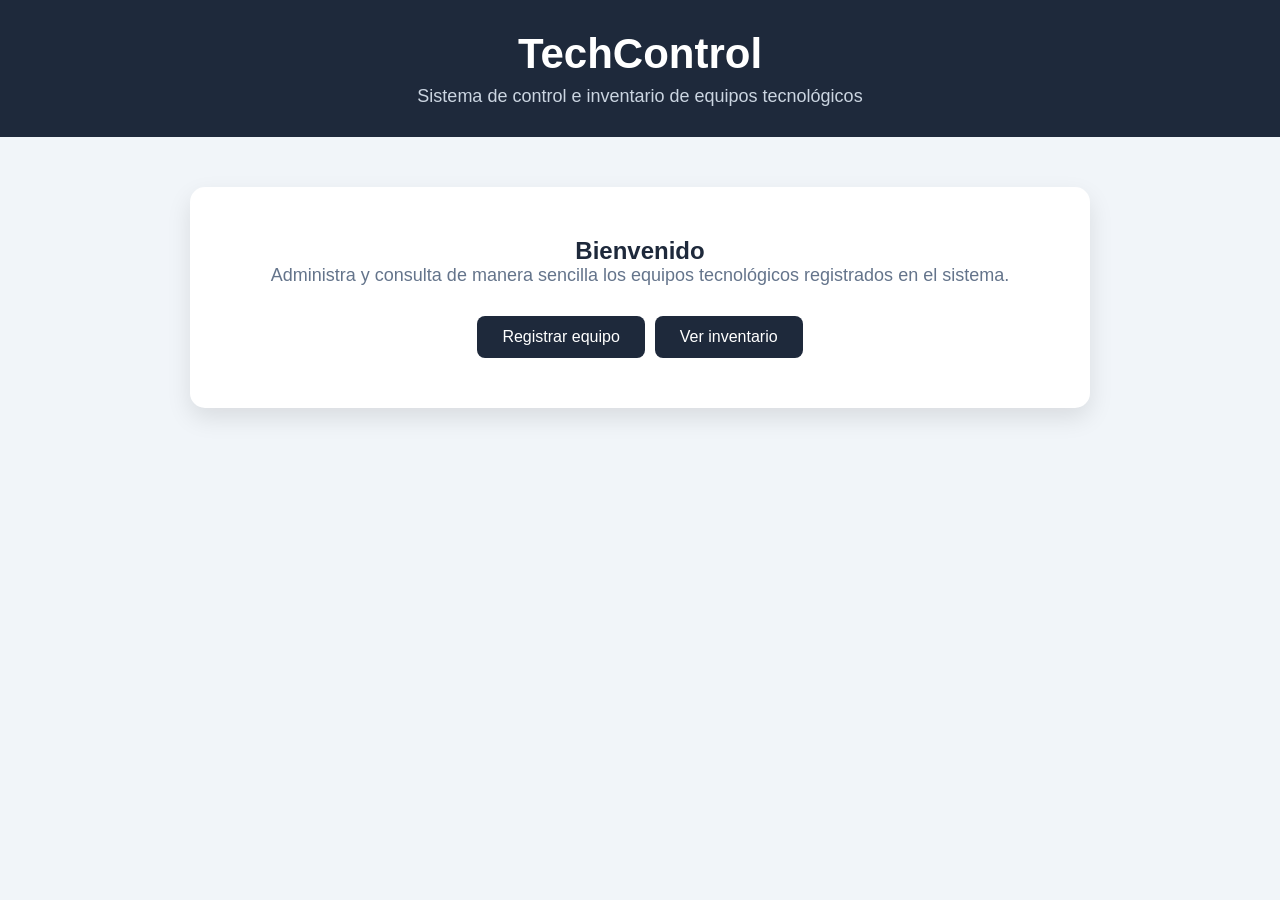
<file: Actividad Integradora 3/index.html>
<!doctype html>
<html lang="es">
    <head>
        <meta charset="UTF-8" />
        <meta name="viewport" content="width=device-width, initial-scale=1.0" />
        <title>Actividad Integradora 3</title>
        <link rel="stylesheet" href="css/styles.css" />
    </head>

<body>

    <header>
        <h1>TechControl</h1>
        <p>Sistema de control e inventario de equipos tecnológicos</p>
    </header>

    <main>

        <section>
            <h2>Bienvenido</h2>

            <p>
                Administra y consulta de manera sencilla los equipos
                tecnológicos registrados en el sistema.
            </p>

            <div class="menu">
                <a href="vista/registrar.php">Registrar equipo</a>
                <a href="controlador/EquipoController.php?accion=listar">Ver inventario</a>
            </div>
        </section>

    </main>

</body>
</html>
</file>
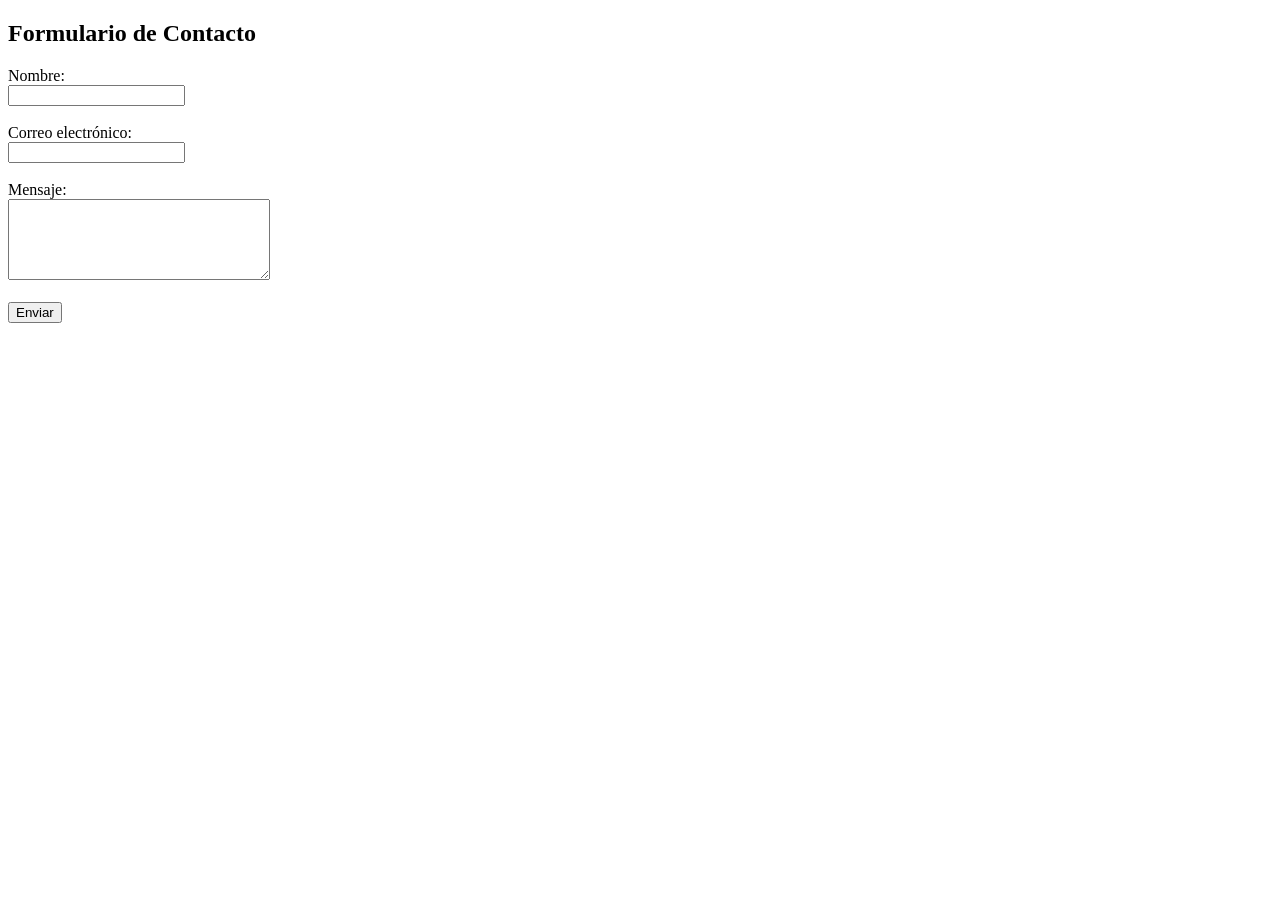
<file: Actividad Integradora 1/contacto.html>
<!doctype html>
<html lang="en">
    <head>
        <meta charset="UTF-8" />
        <title>CONTACTO</title>
    </head>
    <body>
        <h2>Formulario de Contacto</h2>

        <form>
            <label for="nombre">Nombre:</label><br />
            <input type="text" id="nombre" name="nombre" /><br /><br />

            <label for="correo">Correo electrónico:</label><br />
            <input type="email" id="correo" name="correo" /><br /><br />

            <label for="mensaje">Mensaje:</label><br />
            <textarea id="mensaje" name="mensaje" rows="5" cols="30"></textarea><br /><br />

            <button type="button">Enviar</button>
        </form>
        
    </body>
</html>
</file>
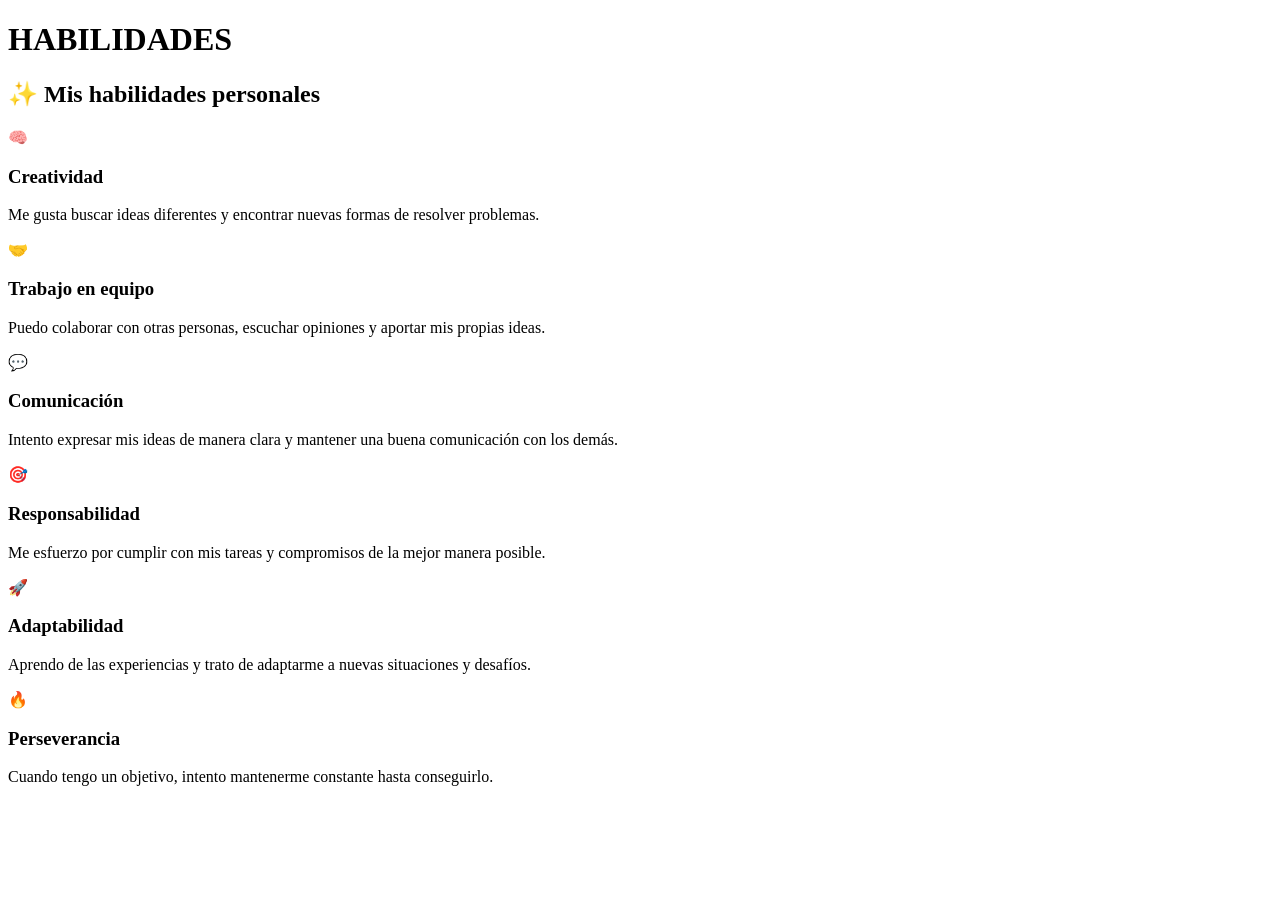
<file: Actividad Integradora 1/habilidades.html>
<!doctype html>
<html lang="en">
    <head>
        <meta charset="UTF-8" />
        <title>HABILIDADES</title>
    </head>
    <!-- Debe presentar al menos cuatro habilidades.
    Ejemplos:
    HTML.
    CSS.
    GitHub.
    Diseño web.
    Programación.
    Trabajo en equipo</-->
    <body>
        <h1>HABILIDADES</h1>
        <section class="habilidades">
            <h2>✨ Mis habilidades personales</h2>

            <div class="habilidades-container">
                <div class="habilidad">
                    <span>🧠</span>
                    <h3>Creatividad</h3>
                    <p>Me gusta buscar ideas diferentes y encontrar nuevas formas de resolver problemas.</p>
                </div>

                <div class="habilidad">
                    <span>🤝</span>
                    <h3>Trabajo en equipo</h3>
                    <p>Puedo colaborar con otras personas, escuchar opiniones y aportar mis propias ideas.</p>
                </div>

                <div class="habilidad">
                    <span>💬</span>
                    <h3>Comunicación</h3>
                    <p>Intento expresar mis ideas de manera clara y mantener una buena comunicación con los demás.</p>
                </div>

                <div class="habilidad">
                    <span>🎯</span>
                    <h3>Responsabilidad</h3>
                    <p>Me esfuerzo por cumplir con mis tareas y compromisos de la mejor manera posible.</p>
                </div>

                <div class="habilidad">
                    <span>🚀</span>
                    <h3>Adaptabilidad</h3>
                    <p>Aprendo de las experiencias y trato de adaptarme a nuevas situaciones y desafíos.</p>
                </div>

                <div class="habilidad">
                    <span>🔥</span>
                    <h3>Perseverancia</h3>
                    <p>Cuando tengo un objetivo, intento mantenerme constante hasta conseguirlo.</p>
                </div>
            </div>
        </section>
    </body>
</html>
</file>
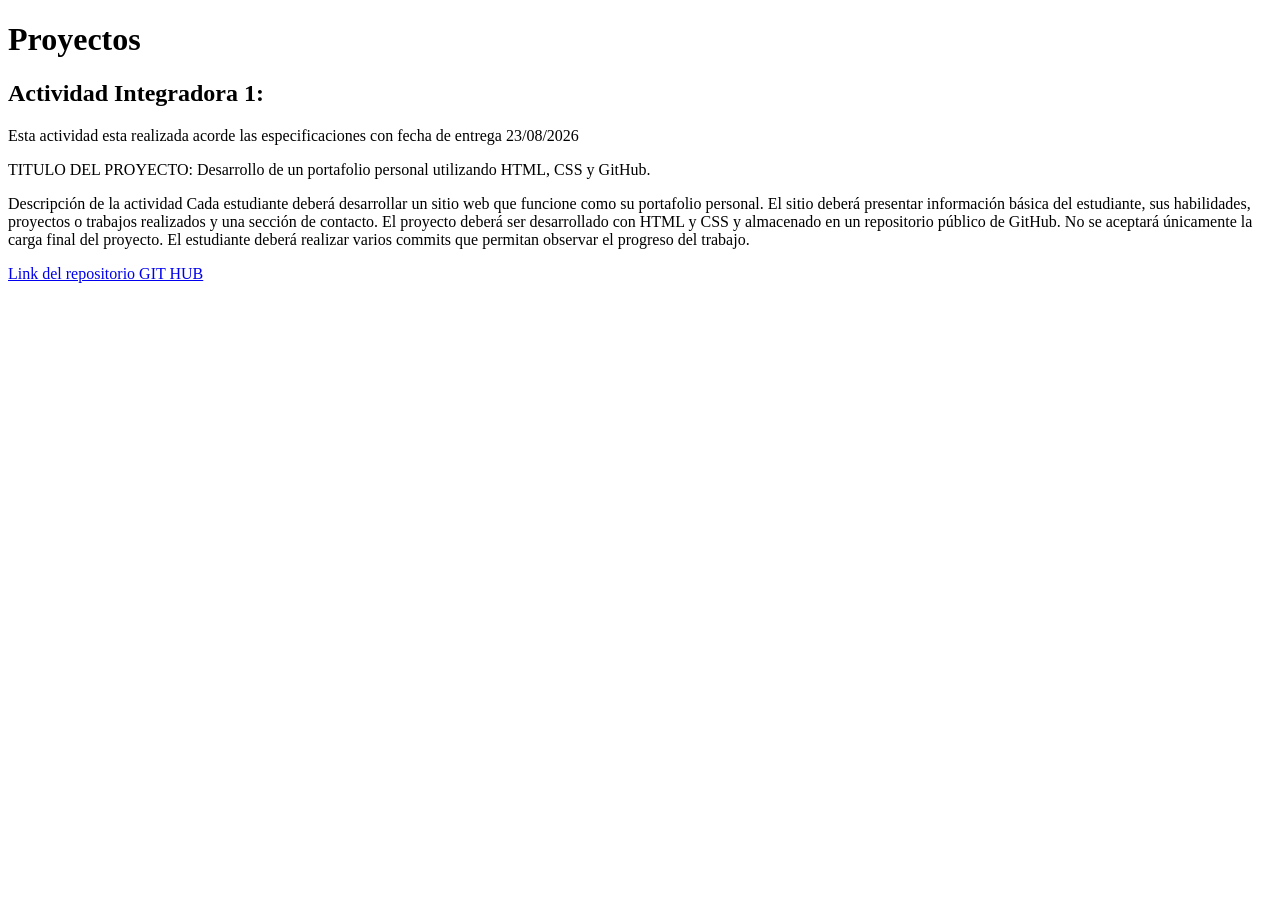
<file: Actividad Integradora 1/proyectos.html>
<!doctype html>
<html lang="en">
    <head>
        <meta charset="UTF-8" />
        <title>PROYECTOS</title>
    </head>
    <!-- Cada proyecto debe incluir:
    Nombre del proyecto.
    Descripción.
    Imagen.
    Enlace, cuando corresponda.
    Los proyectos pueden ser académicos, personales o ejemplos desarrollados durante las clases.</-->
    <body>
        <header>
            <h1>Proyectos</h1>
        </header>
        <h2>Actividad Integradora 1:</h2>
        <p>Esta actividad esta realizada acorde las especificaciones con fecha de entrega 23/08/2026</p>
        <p>TITULO DEL PROYECTO: Desarrollo de un portafolio personal utilizando HTML, CSS y GitHub.</p>
        <p>
            Descripción de la actividad Cada estudiante deberá desarrollar un sitio web que funcione como su portafolio
            personal. El sitio deberá presentar información básica del estudiante, sus habilidades, proyectos o trabajos
            realizados y una sección de contacto. El proyecto deberá ser desarrollado con HTML y CSS y almacenado en un
            repositorio público de GitHub. No se aceptará únicamente la carga final del proyecto. El estudiante deberá
            realizar varios commits que permitan observar el progreso del trabajo.
        </p>
        <div>
            <a class="boton" href="https://github.com/mauro0305/Programacion-web"> Link del repositorio GIT HUB</a>
        </div>
    </body>
</html>
</file>
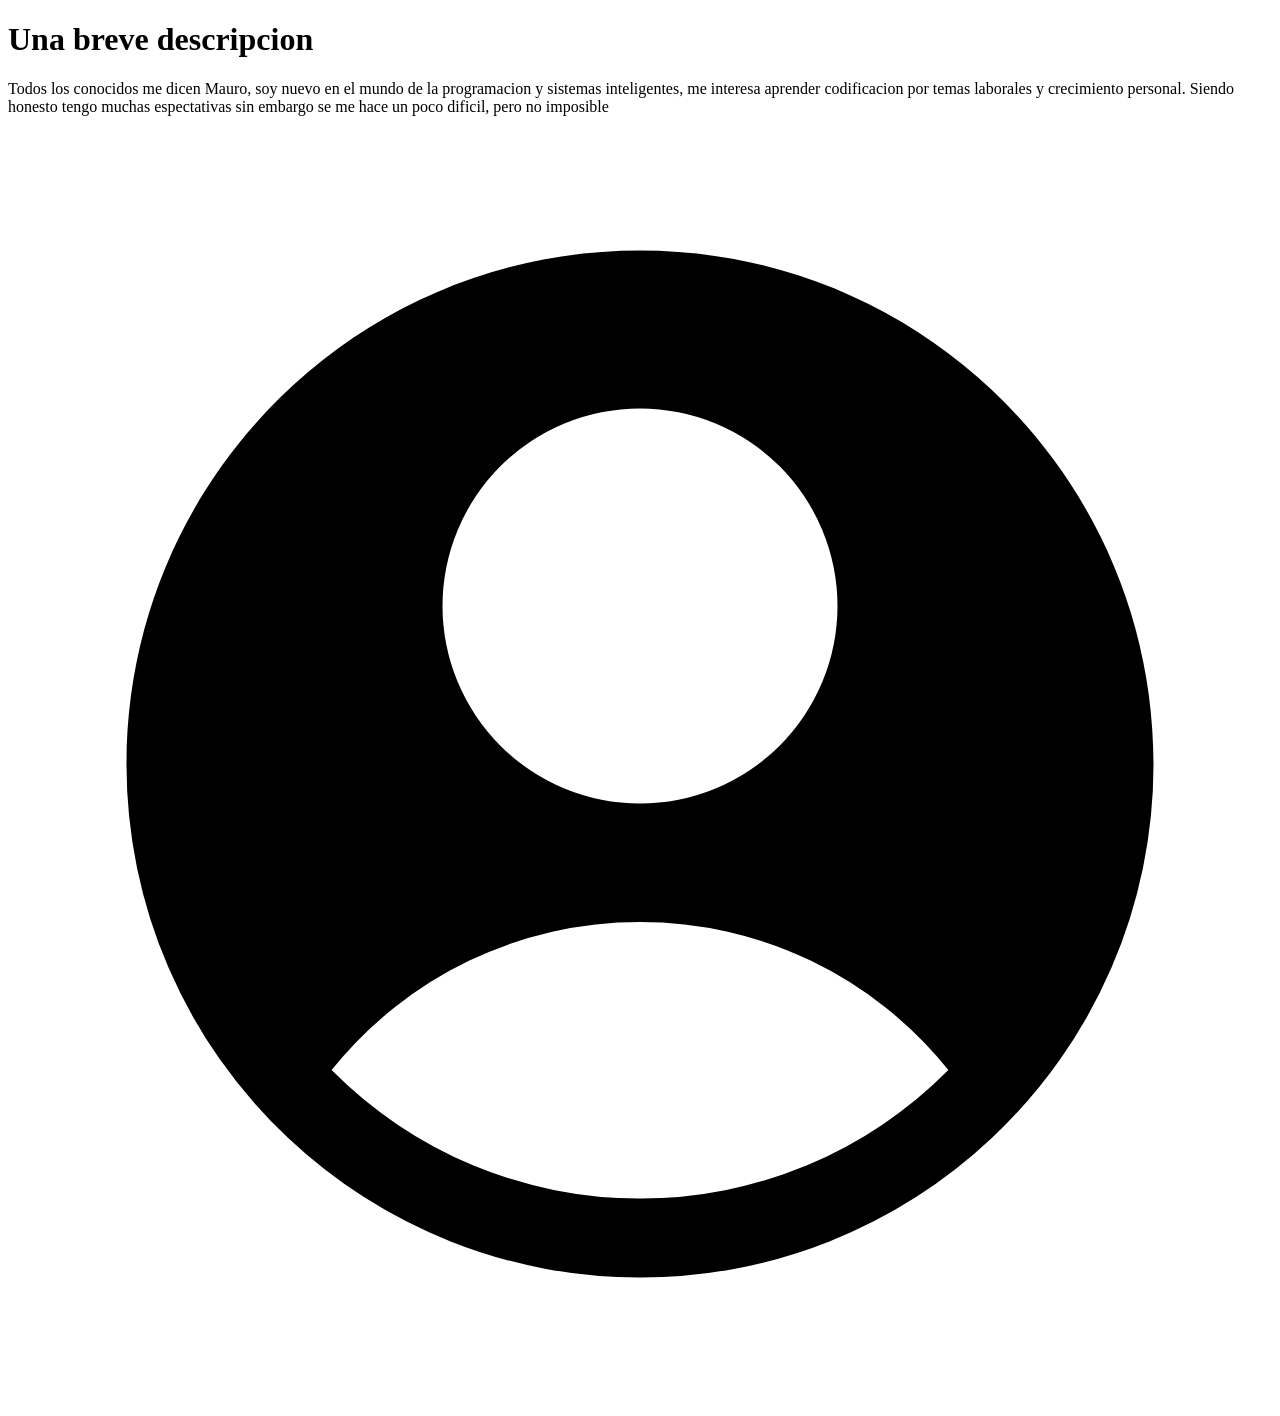
<file: Actividad Integradora 1/seccion principal.html>
<!doctype html>
<html lang="en">
    <head>
        <meta charset="UTF-8" />
        <title>SECCION PRINCIPAL</title>
    </head>
    <!-- Debe presentar:
Un título principal.
Una breve descripción personal.
Una imagen personal, avatar o imagen representativa</-->
    <body>
        <header>
            <h1 class="titulo">Una breve descripcion</h1>
            <p>
                Todos los conocidos me dicen Mauro, soy nuevo en el mundo de la programacion y sistemas inteligentes, me
                interesa aprender codificacion por temas laborales y crecimiento personal. Siendo honesto tengo muchas
                espectativas sin embargo se me hace un poco dificil, pero no imposible
            </p>
        </header>
        <div>
            <p>
                <svg xmlns="http://www.w3.org/2000/svg" viewBox="0 0 24 24" fill="currentColor" class="size-6">
                    <path
                        fill-rule="evenodd"
                        d="M18.685 19.097A9.723 9.723 0 0 0 21.75 12c0-5.385-4.365-9.75-9.75-9.75S2.25 6.615 2.25 12a9.723 9.723 0 0 0 3.065 7.097A9.716 9.716 0 0 0 12 21.75a9.716 9.716 0 0 0 6.685-2.653Zm-12.54-1.285A7.486 7.486 0 0 1 12 15a7.486 7.486 0 0 1 5.855 2.812A8.224 8.224 0 0 1 12 20.25a8.224 8.224 0 0 1-5.855-2.438ZM15.75 9a3.75 3.75 0 1 1-7.5 0 3.75 3.75 0 0 1 7.5 0Z"
                        clip-rule="evenodd" />
                </svg>
            </p>
        </div>
    </body>
</html>
</file>
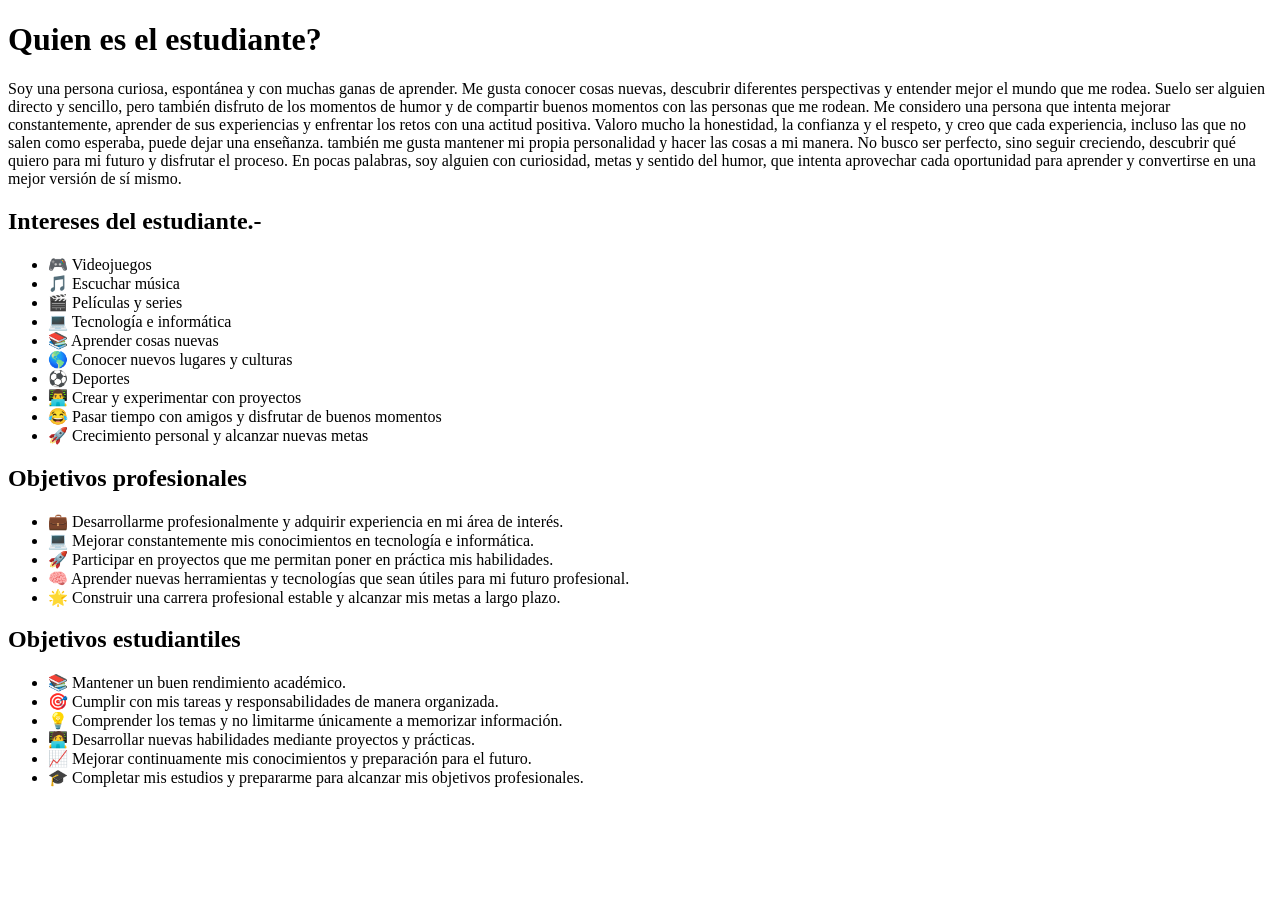
<file: Actividad Integradora 1/sobre mi.html>
<!doctype html>
<html lang="en">
    <head>
        <meta charset="UTF-8" />
        <meta name="viewport" content="width=device-width, initial-scale=1.0" />
        <title>SOBRE MI</title>
    </head>
    <!-- Debe incluir un párrafo que describa: 
    Quién es el estudiante. Sus intereses. Sus objetivos profesionales o
    académicos</-->
    <body>
        <header>
            <h1>Quien es el estudiante?</h1>
            <p>
                Soy una persona curiosa, espontánea y con muchas ganas de aprender. Me gusta conocer cosas nuevas,
                descubrir diferentes perspectivas y entender mejor el mundo que me rodea. Suelo ser alguien directo y
                sencillo, pero también disfruto de los momentos de humor y de compartir buenos momentos con las personas
                que me rodean. Me considero una persona que intenta mejorar constantemente, aprender de sus experiencias
                y enfrentar los retos con una actitud positiva. Valoro mucho la honestidad, la confianza y el respeto, y
                creo que cada experiencia, incluso las que no salen como esperaba, puede dejar una enseñanza. también me
                gusta mantener mi propia personalidad y hacer las cosas a mi manera. No busco ser perfecto, sino seguir
                creciendo, descubrir qué quiero para mi futuro y disfrutar el proceso. En pocas palabras, soy alguien
                con curiosidad, metas y sentido del humor, que intenta aprovechar cada oportunidad para aprender y
                convertirse en una mejor versión de sí mismo.
            </p>
        </header>
            <div>
                <h2>Intereses del estudiante.-</h2>
                <ul>
                    <li>🎮 Videojuegos</li>
                    <li>🎵 Escuchar música</li>
                    <li>🎬 Películas y series</li>
                    <li>💻 Tecnología e informática</li>
                    <li>📚 Aprender cosas nuevas</li>
                    <li>🌎 Conocer nuevos lugares y culturas</li>
                    <li>⚽ Deportes</li>
                    <li>👨‍💻 Crear y experimentar con proyectos</li>
                    <li>😂 Pasar tiempo con amigos y disfrutar de buenos momentos</li>
                    <li>🚀 Crecimiento personal y alcanzar nuevas metas</li>
                </ul>
            </div>
            <section>
                <h2>Objetivos profesionales</h2>
                <ul>
                    <li>💼 Desarrollarme profesionalmente y adquirir experiencia en mi área de interés.</li>
                    <li>💻 Mejorar constantemente mis conocimientos en tecnología e informática.</li>
                    <li>🚀 Participar en proyectos que me permitan poner en práctica mis habilidades.</li>
                    <li>🧠 Aprender nuevas herramientas y tecnologías que sean útiles para mi futuro profesional.</li>
                    <li>🌟 Construir una carrera profesional estable y alcanzar mis metas a largo plazo.</li>
                </ul>

                <h2>Objetivos estudiantiles</h2>
                <ul>
                    <li>📚 Mantener un buen rendimiento académico.</li>
                    <li>🎯 Cumplir con mis tareas y responsabilidades de manera organizada.</li>
                    <li>💡 Comprender los temas y no limitarme únicamente a memorizar información.</li>
                    <li>🧑‍💻 Desarrollar nuevas habilidades mediante proyectos y prácticas.</li>
                    <li>📈 Mejorar continuamente mis conocimientos y preparación para el futuro.</li>
                    <li>🎓 Completar mis estudios y prepararme para alcanzar mis objetivos profesionales.</li>
                </ul>
            </section>
        </body>
</html>
</file>
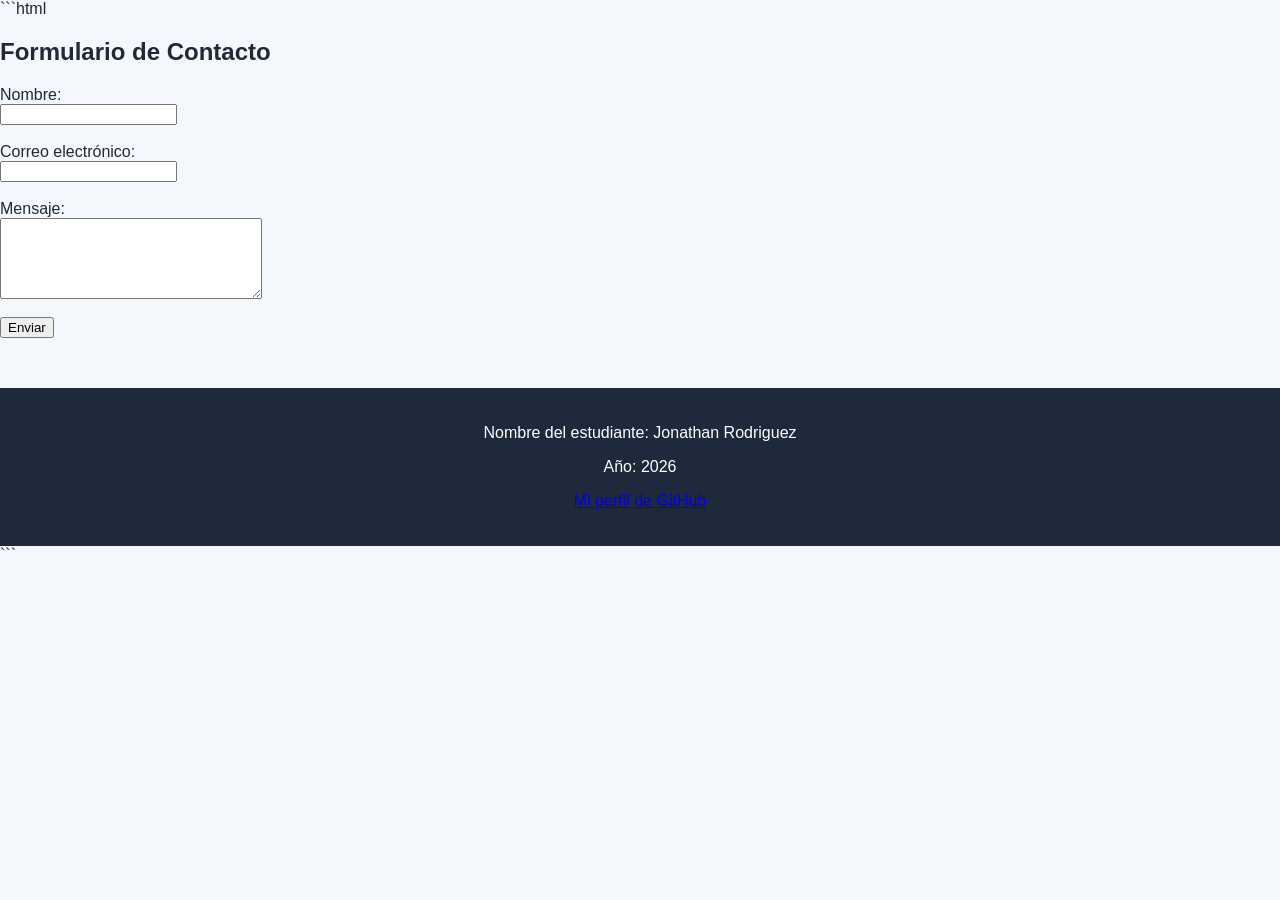
<file: Actividad Integradora 2/contacto.html>
```html
<!doctype html>
<html lang="es">

    <head>
        <meta charset="UTF-8" />
        <meta name="viewport" content="width=device-width, initial-scale=1.0" />
        <title>CONTACTO</title>
        <link rel="stylesheet" href="css/styles.css" />
    </head>

    <body>

        <h2>Formulario de Contacto</h2>

        <form id="formularioContacto">

            <label for="nombre">Nombre:</label><br />
            <input type="text" id="nombre" name="nombre" /><br /><br />

            <label for="correo">Correo electrónico:</label><br />
            <input type="email" id="correo" name="correo" /><br /><br />

            <label for="mensaje">Mensaje:</label><br />
            <textarea id="mensaje" name="mensaje" rows="5" cols="30"></textarea><br /><br />

            <button type="submit">Enviar</button>
            
            <p id="mensajeFormulario"></p>
        </form>

        <footer>

            <p>Nombre del estudiante: Jonathan Rodriguez</p>
            <p>Año: 2026</p>

            <p>
                <a href="https://github.com/mauro0305/Programacion-web" target="_blank">
                    Mi perfil de GitHub
                </a>
            </p>

        </footer>

        <script src="js/script.js"></script>

    </body>

</html>
```
</file>
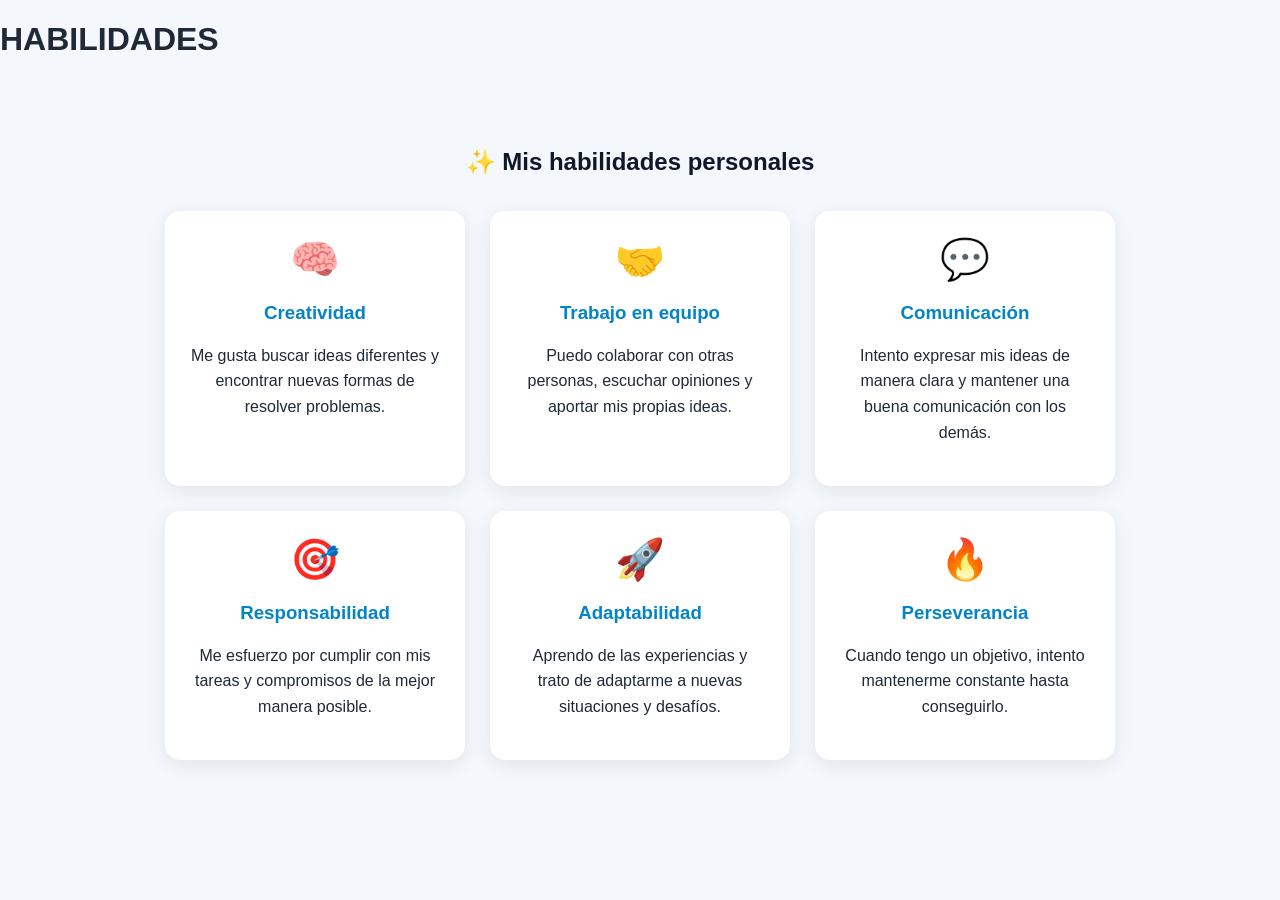
<file: Actividad Integradora 2/habilidades.html>
<!doctype html>
<html lang="es">
    <head>
        <meta charset="UTF-8" />
        <title>HABILIDADES</title>
        <link rel="stylesheet" href="css/styles.css" />
    </head>

    <!--
    Debe presentar al menos cuatro habilidades.
    Ejemplos:
    HTML.
    CSS.
    GitHub.
    Diseño web.
    Programación.
    Trabajo en equipo.
    -->

    <body>
        <h1>HABILIDADES</h1>

        <section class="habilidades">
            <h2>✨ Mis habilidades personales</h2>

            <div class="habilidades-container">

                <div class="habilidad">
                    <span>🧠</span>
                    <h3>Creatividad</h3>
                    <p>Me gusta buscar ideas diferentes y encontrar nuevas formas de resolver problemas.</p>
                </div>

                <div class="habilidad">
                    <span>🤝</span>
                    <h3>Trabajo en equipo</h3>
                    <p>Puedo colaborar con otras personas, escuchar opiniones y aportar mis propias ideas.</p>
                </div>

                <div class="habilidad">
                    <span>💬</span>
                    <h3>Comunicación</h3>
                    <p>Intento expresar mis ideas de manera clara y mantener una buena comunicación con los demás.</p>
                </div>

                <div class="habilidad">
                    <span>🎯</span>
                    <h3>Responsabilidad</h3>
                    <p>Me esfuerzo por cumplir con mis tareas y compromisos de la mejor manera posible.</p>
                </div>

                <div class="habilidad">
                    <span>🚀</span>
                    <h3>Adaptabilidad</h3>
                    <p>Aprendo de las experiencias y trato de adaptarme a nuevas situaciones y desafíos.</p>
                </div>

                <div class="habilidad">
                    <span>🔥</span>
                    <h3>Perseverancia</h3>
                    <p>Cuando tengo un objetivo, intento mantenerme constante hasta conseguirlo.</p>
                </div>

            </div>
        </section>

        <script src="js/script.js"></script>
    </body>
</html>
</file>
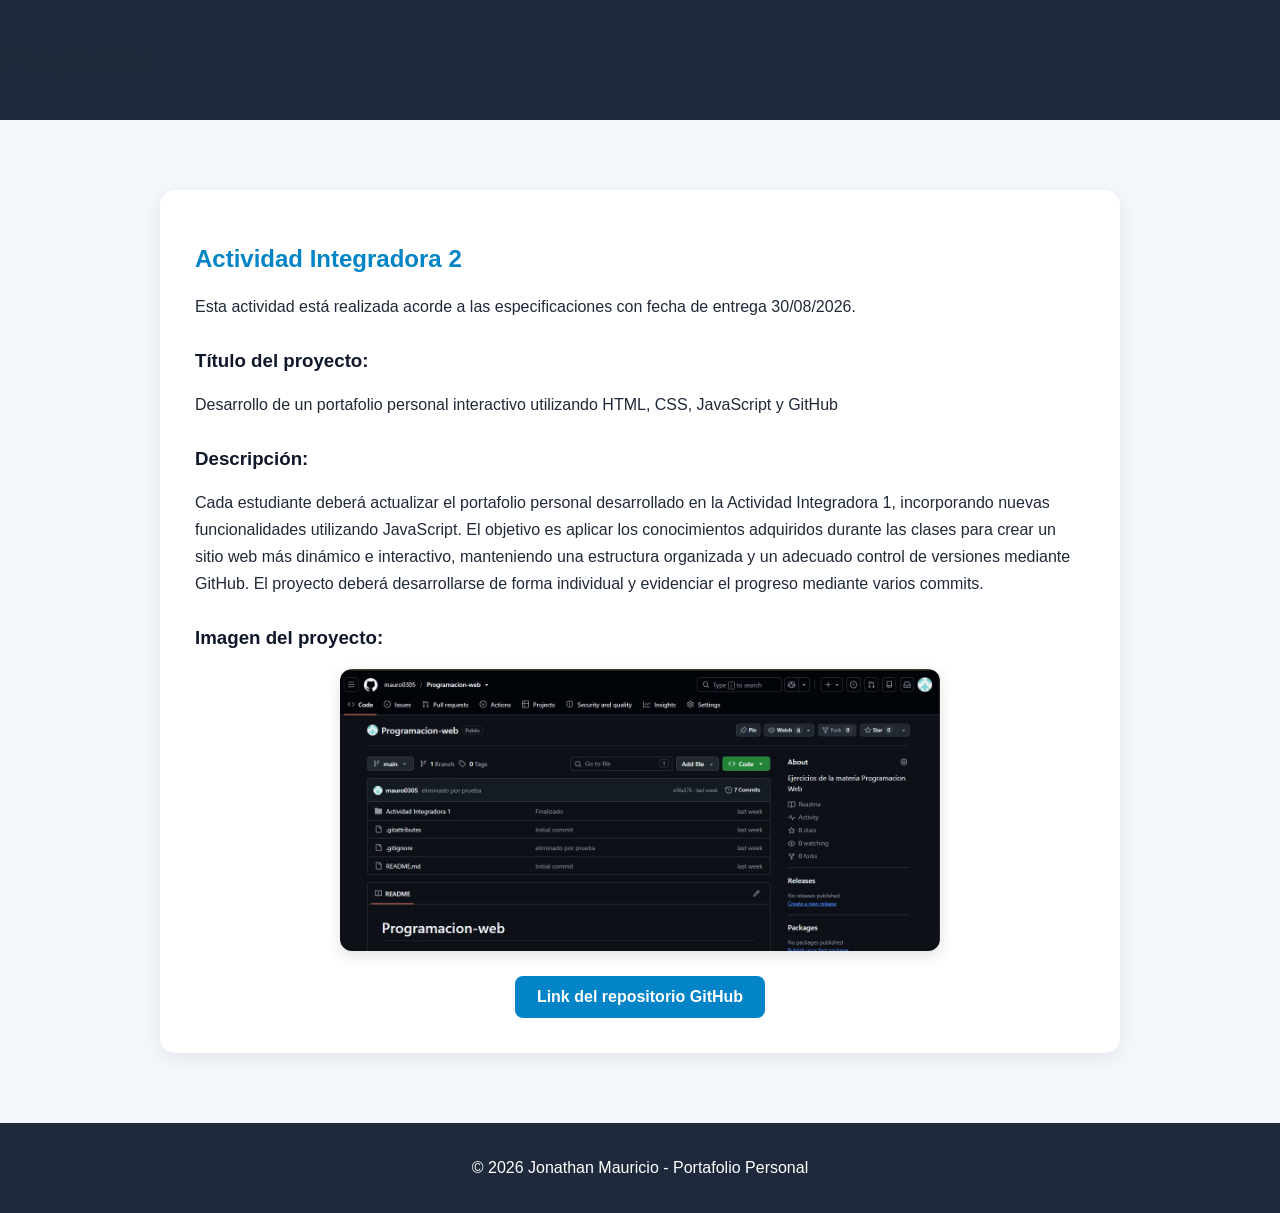
<file: Actividad Integradora 2/proyectos.html>
<!doctype html>
<html lang="es">

    <head>
        <meta charset="UTF-8" />
        <meta name="viewport" content="width=device-width, initial-scale=1.0" />
        <title>PROYECTOS</title>
        <link rel="stylesheet" href="css/styles.css" />
    </head>

    <body>

        <header>
            <h1>Proyectos</h1>
        </header>

        <main class="proyectos">

            <section class="proyecto">

                <h2>Actividad Integradora 2</h2>

                <p>
                    Esta actividad está realizada acorde a las especificaciones
                    con fecha de entrega 30/08/2026.
                </p>

                <h3>Título del proyecto:</h3>

                <p>
                    Desarrollo de un portafolio personal interactivo utilizando HTML, CSS, JavaScript y GitHub
                </p>

                <h3>Descripción:</h3>

                <p>
                  Cada estudiante deberá actualizar el portafolio personal desarrollado en la Actividad Integradora 1, incorporando nuevas funcionalidades utilizando JavaScript.

El objetivo es aplicar los conocimientos adquiridos durante las clases para crear un sitio web más dinámico e interactivo, manteniendo una estructura organizada y un adecuado control de versiones mediante GitHub.

El proyecto deberá desarrollarse de forma individual y evidenciar el progreso mediante varios commits.
                </p>

                <h3>Imagen del proyecto:</h3>

                <img 
                    src="img/git-hub.jpeg" 
                    alt="Imagen del portafolio personal"
                />

                <div>
                    <a 
                        class="boton"
                        href="https://github.com/mauro0305/Programacion-web"
                        target="_blank"
                        rel="noopener noreferrer"
                    >
                        Link del repositorio GitHub
                    </a>
                </div>

            </section>

        </main>

        <footer>
            <p>© 2026 Jonathan Mauricio - Portafolio Personal</p>
        </footer>

    </body>

</html>
</file>
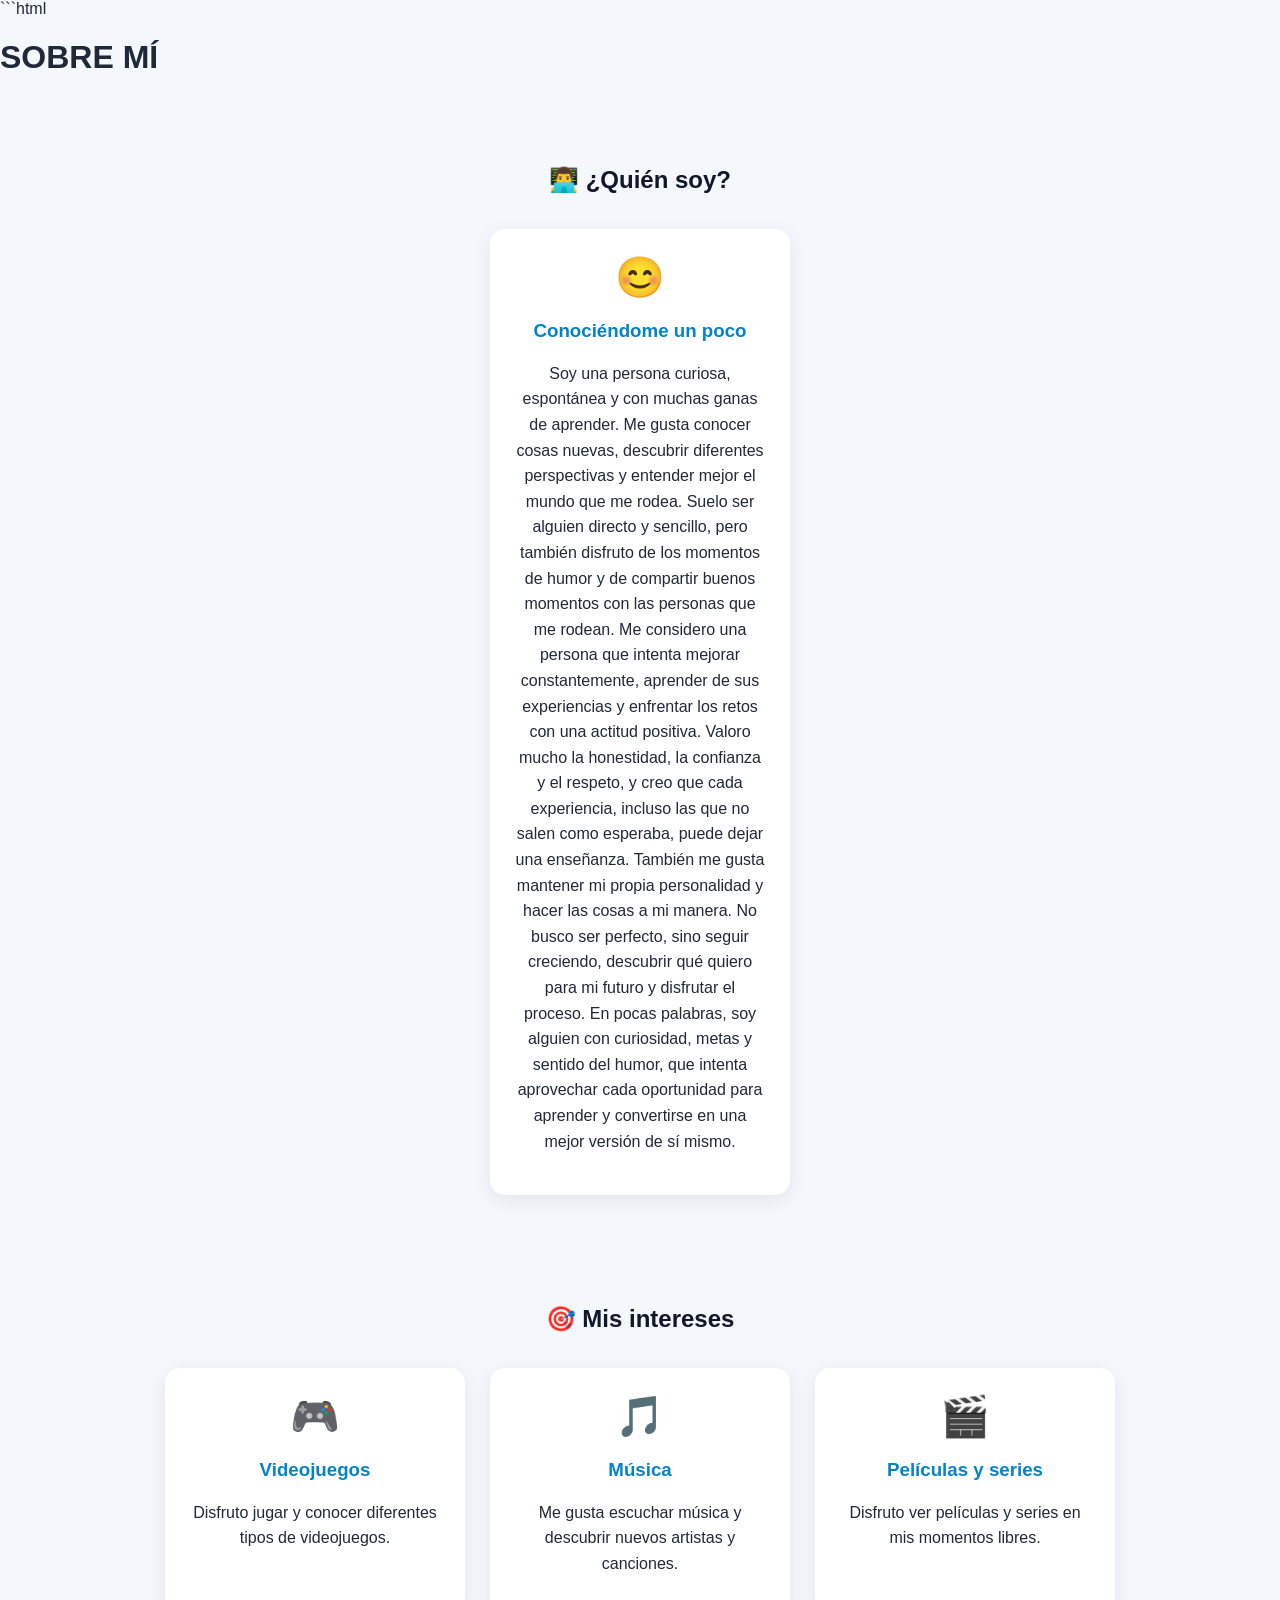
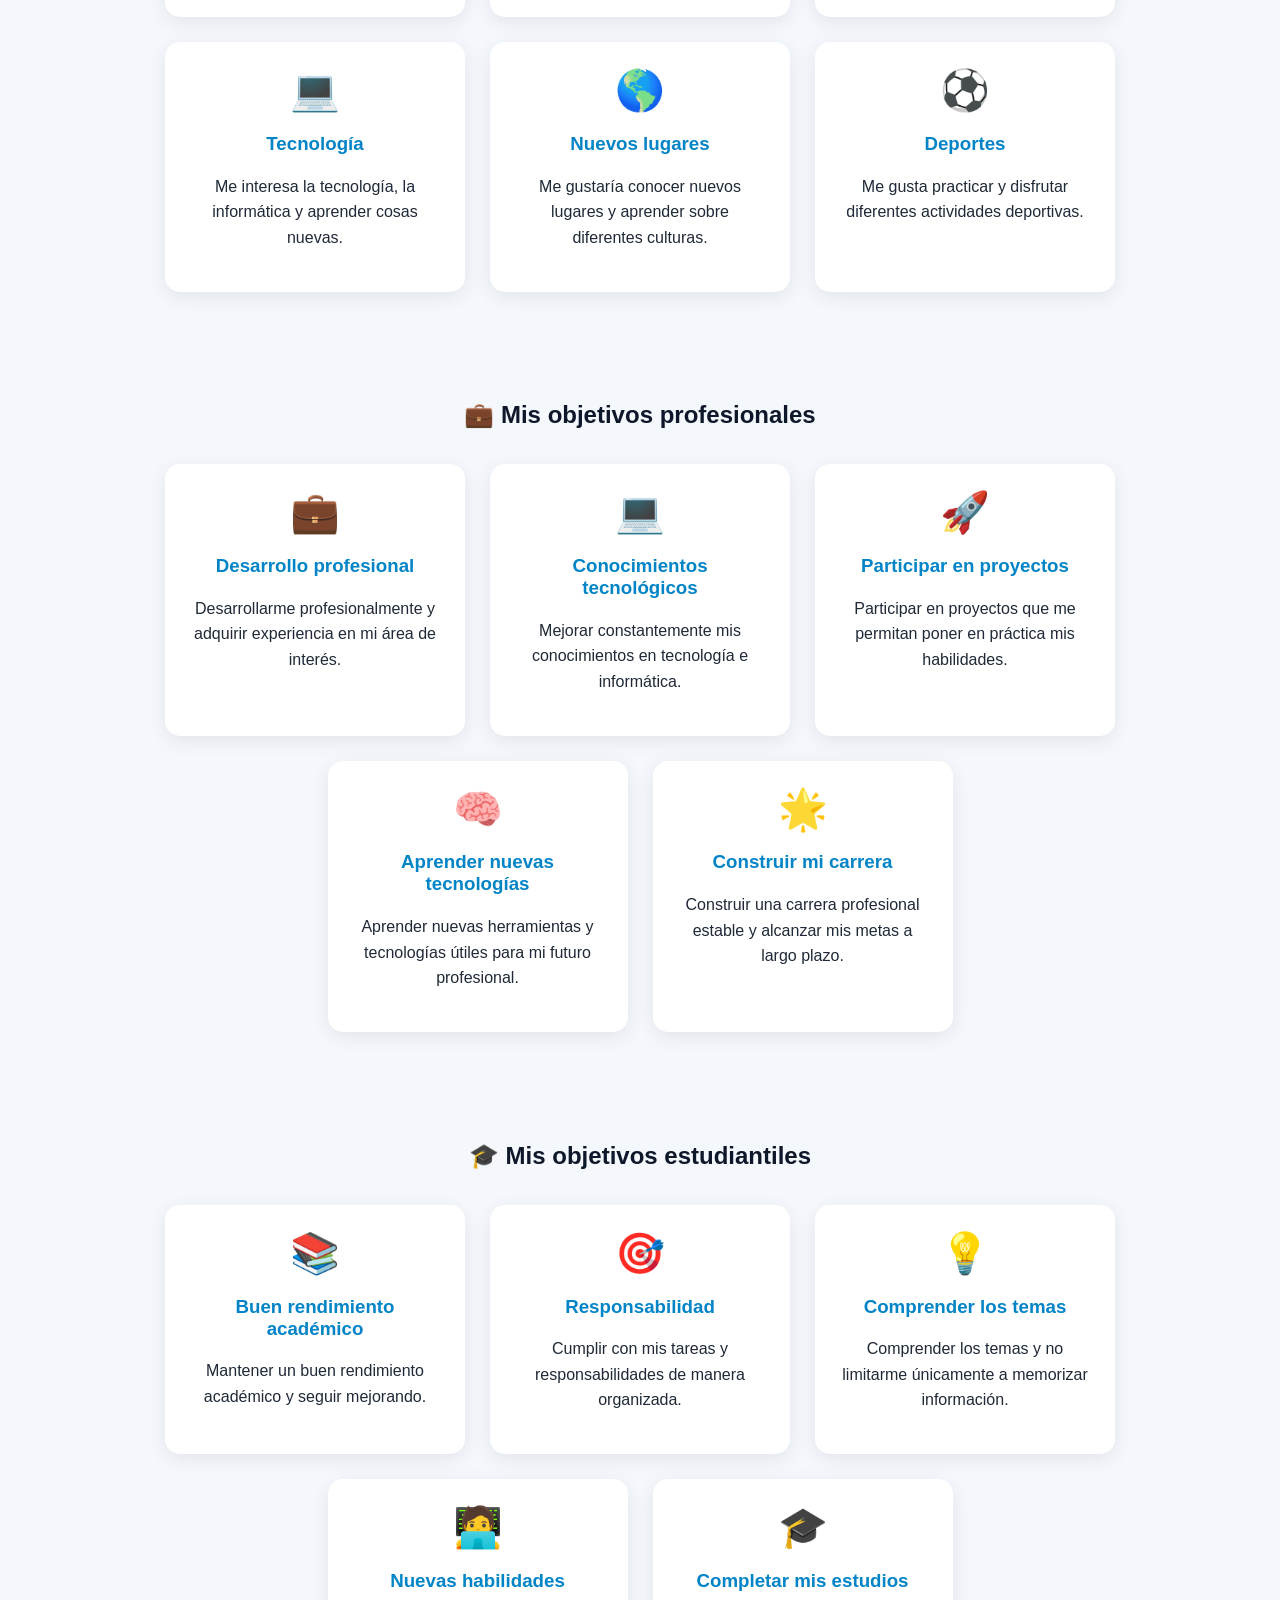
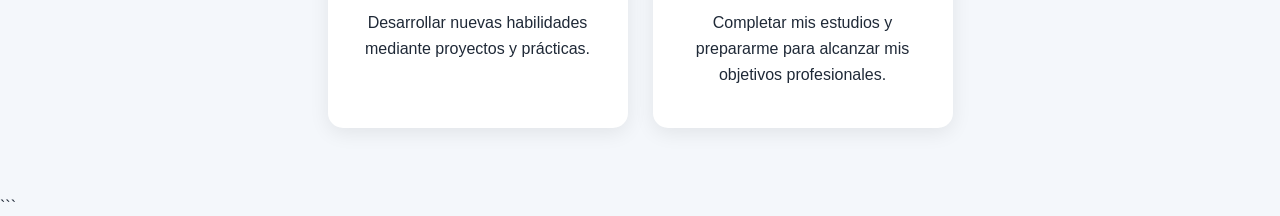
<file: Actividad Integradora 2/sobre mi.html>
```html
<!doctype html>
<html lang="es">
    <head>
        <meta charset="UTF-8" />
        <meta name="viewport" content="width=device-width, initial-scale=1.0" />
        <title>SOBRE MÍ</title>
        <link rel="stylesheet" href="css/styles.css" />
    </head>

    <!--
    Debe incluir un párrafo que describa:
    Quién es el estudiante.
    Sus intereses.
    Sus objetivos profesionales o académicos.
    -->

    <body>

        <h1>SOBRE MÍ</h1>

        <section class="habilidades">

            <h2>👨‍💻 ¿Quién soy?</h2>

            <div class="habilidades-container">

                <div class="habilidad">

                    <span>😊</span>

                    <h3>Conociéndome un poco</h3>

                    <p>
                        Soy una persona curiosa, espontánea y con muchas ganas de aprender.
                        Me gusta conocer cosas nuevas, descubrir diferentes perspectivas y
                        entender mejor el mundo que me rodea. Suelo ser alguien directo y
                        sencillo, pero también disfruto de los momentos de humor y de compartir
                        buenos momentos con las personas que me rodean. Me considero una persona
                        que intenta mejorar constantemente, aprender de sus experiencias y
                        enfrentar los retos con una actitud positiva. Valoro mucho la honestidad,
                        la confianza y el respeto, y creo que cada experiencia, incluso las que
                        no salen como esperaba, puede dejar una enseñanza. También me gusta
                        mantener mi propia personalidad y hacer las cosas a mi manera. No busco
                        ser perfecto, sino seguir creciendo, descubrir qué quiero para mi futuro
                        y disfrutar el proceso. En pocas palabras, soy alguien con curiosidad,
                        metas y sentido del humor, que intenta aprovechar cada oportunidad para
                        aprender y convertirse en una mejor versión de sí mismo.
                    </p>

                </div>

            </div>

        </section>


        <section class="habilidades">

            <h2>🎯 Mis intereses</h2>

            <div class="habilidades-container">

                <div class="habilidad">
                    <span>🎮</span>
                    <h3>Videojuegos</h3>
                    <p>Disfruto jugar y conocer diferentes tipos de videojuegos.</p>
                </div>

                <div class="habilidad">
                    <span>🎵</span>
                    <h3>Música</h3>
                    <p>Me gusta escuchar música y descubrir nuevos artistas y canciones.</p>
                </div>

                <div class="habilidad">
                    <span>🎬</span>
                    <h3>Películas y series</h3>
                    <p>Disfruto ver películas y series en mis momentos libres.</p>
                </div>

                <div class="habilidad">
                    <span>💻</span>
                    <h3>Tecnología</h3>
                    <p>Me interesa la tecnología, la informática y aprender cosas nuevas.</p>
                </div>

                <div class="habilidad">
                    <span>🌎</span>
                    <h3>Nuevos lugares</h3>
                    <p>Me gustaría conocer nuevos lugares y aprender sobre diferentes culturas.</p>
                </div>

                <div class="habilidad">
                    <span>⚽</span>
                    <h3>Deportes</h3>
                    <p>Me gusta practicar y disfrutar diferentes actividades deportivas.</p>
                </div>

            </div>

        </section>


        <section class="habilidades">

            <h2>💼 Mis objetivos profesionales</h2>

            <div class="habilidades-container">

                <div class="habilidad">
                    <span>💼</span>
                    <h3>Desarrollo profesional</h3>
                    <p>
                        Desarrollarme profesionalmente y adquirir experiencia en mi área de interés.
                    </p>
                </div>

                <div class="habilidad">
                    <span>💻</span>
                    <h3>Conocimientos tecnológicos</h3>
                    <p>
                        Mejorar constantemente mis conocimientos en tecnología e informática.
                    </p>
                </div>

                <div class="habilidad">
                    <span>🚀</span>
                    <h3>Participar en proyectos</h3>
                    <p>
                        Participar en proyectos que me permitan poner en práctica mis habilidades.
                    </p>
                </div>

                <div class="habilidad">
                    <span>🧠</span>
                    <h3>Aprender nuevas tecnologías</h3>
                    <p>
                        Aprender nuevas herramientas y tecnologías útiles para mi futuro profesional.
                    </p>
                </div>

                <div class="habilidad">
                    <span>🌟</span>
                    <h3>Construir mi carrera</h3>
                    <p>
                        Construir una carrera profesional estable y alcanzar mis metas a largo plazo.
                    </p>
                </div>

            </div>

        </section>


        <section class="habilidades">

            <h2>🎓 Mis objetivos estudiantiles</h2>

            <div class="habilidades-container">

                <div class="habilidad">
                    <span>📚</span>
                    <h3>Buen rendimiento académico</h3>
                    <p>
                        Mantener un buen rendimiento académico y seguir mejorando.
                    </p>
                </div>

                <div class="habilidad">
                    <span>🎯</span>
                    <h3>Responsabilidad</h3>
                    <p>
                        Cumplir con mis tareas y responsabilidades de manera organizada.
                    </p>
                </div>

                <div class="habilidad">
                    <span>💡</span>
                    <h3>Comprender los temas</h3>
                    <p>
                        Comprender los temas y no limitarme únicamente a memorizar información.
                    </p>
                </div>

                <div class="habilidad">
                    <span>🧑‍💻</span>
                    <h3>Nuevas habilidades</h3>
                    <p>
                        Desarrollar nuevas habilidades mediante proyectos y prácticas.
                    </p>
                </div>

                <div class="habilidad">
                    <span>🎓</span>
                    <h3>Completar mis estudios</h3>
                    <p>
                        Completar mis estudios y prepararme para alcanzar mis objetivos profesionales.
                    </p>
                </div>

            </div>

        </section>


        <script src="js/script.js"></script>

    </body>
</html>
```
</file>
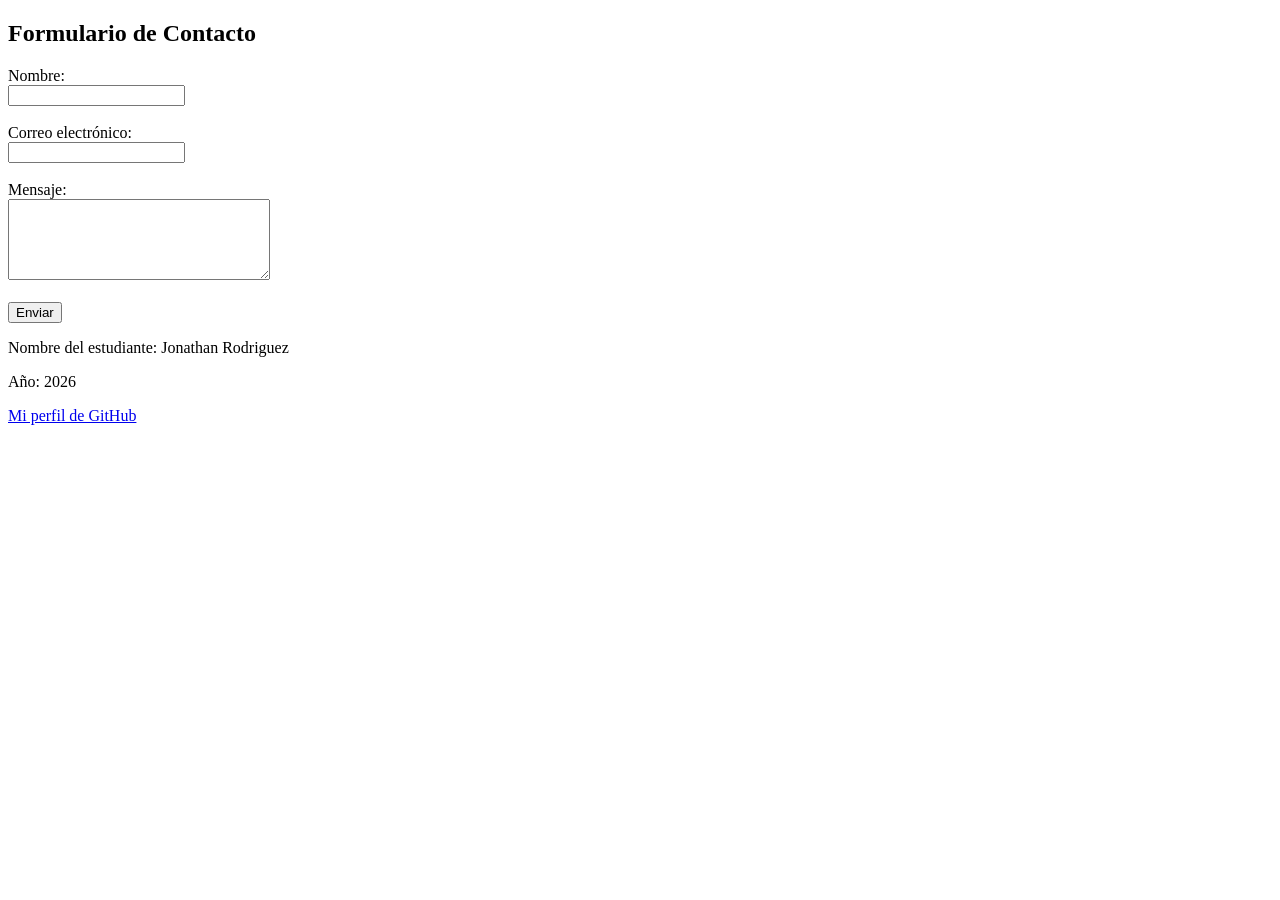
<file: Actividad Integradora 1/js/contacto.html>
<!doctype html>
<html lang="en">
    <head>
        <meta charset="UTF-8" />
        <title>CONTACTO</title>
    </head>
    <body>
        <h2>Formulario de Contacto</h2>

        <form>
            <label for="nombre">Nombre:</label><br />
            <input type="text" id="nombre" name="nombre" /><br /><br />

            <label for="correo">Correo electrónico:</label><br />
            <input type="email" id="correo" name="correo" /><br /><br />

            <label for="mensaje">Mensaje:</label><br />
            <textarea id="mensaje" name="mensaje" rows="5" cols="30"></textarea><br /><br />

            <button type="button">Enviar</button>
        </form>

        <footer>
            <p>Nombre del estudiante: Jonathan Rodriguez</p>
            <p>Año: 2026 </p>

            <p>
                <a href="https://github.com/mauro0305/Programacion-web" target="_blank"> Mi perfil de GitHub </a>
            </p>
        </footer>
    </body>
</html>
</file>
<file: Actividad Integradora 3/css/styles.css>
/* ==============================
   ESTILOS GENERALES
   ============================== */

* {
    box-sizing: border-box;
    margin: 0;
    padding: 0;
}

body {
    font-family: Arial, sans-serif;
    background-color: #f1f5f9;
    color: #1e293b;
    min-height: 100vh;
}


/* ==============================
   CONTENEDOR PRINCIPAL
   ============================== */

section {
    width: 90%;
    max-width: 900px;
    margin: 80px auto;
    padding: 50px;
    background-color: white;
    border-radius: 15px;
    text-align: center;
    box-shadow: 0 10px 25px rgba(0, 0, 0, 0.10);
}


/* ==============================
   TITULO
   ============================== */

h1 {
    font-size: 42px;
    margin-bottom: 15px;
}


/* ==============================
   DESCRIPCION
   ============================== */

p {
    font-size: 18px;
    margin-bottom: 30px;
    color: #64748b;
}


/* ==============================
   ENLACES
   ============================== */

a {
    display: inline-block;
    padding: 12px 25px;
    margin: 8px;
    background-color: #1e293b;
    color: white;
    text-decoration: none;
    border-radius: 8px;
    transition: 0.3s;
}


/* ==============================
   EFECTO AL PASAR EL MOUSE
   ============================== */

a:hover {
    background-color: #38bdf8;
    transform: translateY(-2px);
}
/* ==============================
   ENCABEZADO
   ============================== */

header {
    background-color: #1e293b;
    color: white;
    text-align: center;
    padding: 30px 20px;
}

header h1 {
    margin-bottom: 8px;
}

header p {
    color: #cbd5e1;
    margin-bottom: 0;
}


/* ==============================
   CONTENIDO PRINCIPAL
   ============================== */

main {
    width: 90%;
    max-width: 900px;
    margin: 50px auto;
}


/* ==============================
   TARJETA DE BIENVENIDA
   ============================== */

main section {
    width: 100%;
    margin: 0;
}


/* ==============================
   MENU
   ============================== */

.menu {
    display: flex;
    justify-content: center;
    flex-wrap: wrap;
    gap: 10px;
}

.menu a {
    margin: 0;
}
/* ==============================
   FORMULARIO
   ============================== */

.formulario {
    text-align: left;
}

.formulario h2 {
    text-align: center;
    margin-bottom: 30px;
}

.campo {
    margin-bottom: 20px;
}

.campo label {
    display: block;
    margin-bottom: 8px;
    font-weight: bold;
}

.campo input {
    width: 100%;
    padding: 12px;
    border: 1px solid #cbd5e1;
    border-radius: 8px;
    font-size: 16px;
}

.campo input:focus {
    outline: none;
    border-color: #38bdf8;
}

button {
    width: 100%;
    padding: 13px;
    border: none;
    border-radius: 8px;
    background-color: #1e293b;
    color: white;
    font-size: 16px;
    cursor: pointer;
    margin-bottom: 15px;
}

button:hover {
    background-color: #38bdf8;
}
/* ==============================
   INVENTARIO
   ============================== */

.inventario {
    max-width: 1200px;
    width: 100%;
    margin: 0 auto;
}

.inventario h2 {
    text-align: center;
    margin-bottom: 30px;
}

.tabla-contenedor {
    width: 100%;
    overflow-x: auto;
}

table {
    width: 100%;
    border-collapse: collapse;
    background-color: white;
}

th {
    background-color: #1e293b;
    color: white;
    padding: 15px;
    text-align: left;
}

td {
    padding: 13px;
    border-bottom: 1px solid #e2e8f0;
}

tr:hover {
    background-color: #f8fafc;
}

.acciones {
    text-align: center;
    margin-top: 25px;
}
</file>
<file: Actividad Integradora 2/css/styles.css>
/* ================================
   ESTILOS GENERALES
================================ */

* {
    box-sizing: border-box;
}

body {
    margin: 0;
    font-family: Arial, sans-serif;
    background: #f4f7fb;
    color: #1f2937;
}


/* ================================
   MENÚ DE NAVEGACIÓN
================================ */

header {
    background: #1e293b;
    padding: 20px 0;
}

nav {
    text-align: center;
}

nav a {
    color: white;
    text-decoration: none;
    margin: 0 15px;
    font-weight: bold;
    transition: 0.3s;
}

nav a:hover {
    color: #38bdf8;
}


/* ================================
   PRESENTACIÓN PRINCIPAL
================================ */

.presentacion {
    max-width: 1100px;
    margin: 60px auto;
    padding: 40px;
    display: flex;
    align-items: center;
    justify-content: space-between;
    gap: 50px;
}

.presentacion-texto {
    flex: 1;
}

.saludo {
    color: #0284c7;
    font-weight: bold;
    font-size: 18px;
}

.titulo {
    font-size: 42px;
    margin: 15px 0;
    color: #0f172a;
}

.presentacion-texto h2 {
    color: #0284c7;
    margin-bottom: 20px;
}

.presentacion-texto p {
    font-size: 17px;
    line-height: 1.7;
}


/* ================================
   IMAGEN
================================ */

.presentacion-imagen {
    flex: 1;
    text-align: center;
}

.presentacion-imagen img {
    width: 280px;
    height: 280px;
    object-fit: cover;
    border-radius: 50%;
    border: 8px solid white;
    box-shadow: 0 8px 25px rgba(0, 0, 0, 0.15);
}

.presentacion-imagen p {
    font-weight: bold;
    color: #475569;
}


/* ================================
   BOTONES
================================ */

.botones {
    margin-top: 30px;
}

.boton {
    display: inline-block;
    background: #0284c7;
    color: white;
    text-decoration: none;
    padding: 12px 22px;
    margin-right: 10px;
    border-radius: 8px;
    font-weight: bold;
    transition: 0.3s;
}

.boton:hover {
    background: #0369a1;
    transform: translateY(-2px);
}


/* ================================
   SECCIÓN OBJETIVO
================================ */

.bienvenida {
    max-width: 900px;
    margin: 30px auto 60px;
    padding: 35px;
    background: white;
    border-radius: 15px;
    text-align: center;
    box-shadow: 0 5px 20px rgba(0, 0, 0, 0.08);
}

.bienvenida h2 {
    color: #0284c7;
}

.bienvenida p {
    line-height: 1.7;
    font-size: 17px;
}


/* ================================
   HABILIDADES Y PROYECTOS
================================ */

.habilidades {
    max-width: 1100px;
    margin: 50px auto;
    padding: 20px;
}

.habilidades > h2 {
    text-align: center;
    color: #0f172a;
    margin-bottom: 35px;
}

.habilidades-container {
    display: flex;
    flex-wrap: wrap;
    justify-content: center;
    gap: 25px;
}

.habilidad {
    background: white;
    width: 300px;
    padding: 25px;
    border-radius: 15px;
    text-align: center;
    box-shadow: 0 5px 20px rgba(0, 0, 0, 0.08);
    transition: 0.3s;
}

.habilidad:hover {
    transform: translateY(-5px);
}

.habilidad span {
    font-size: 40px;
}

.habilidad h3 {
    color: #0284c7;
}

.habilidad p {
    line-height: 1.6;
}


/* ================================
   IMÁGENES DE PROYECTOS
================================ */

.habilidad img {
    max-width: 100%;
    border-radius: 10px;
    margin-top: 15px;
}


/* ================================
   PIE DE PÁGINA
================================ */

footer {
    background: #1e293b;
    color: white;
    text-align: center;
    padding: 20px;
    margin-top: 50px;
}


/* ================================
   DISEÑO PARA CELULARES
================================ */

@media (max-width: 768px) {

    .presentacion {
        flex-direction: column;
        text-align: center;
        padding: 25px;
    }

    .titulo {
        font-size: 30px;
    }

    .presentacion-imagen img {
        width: 220px;
        height: 220px;
    }

    nav a {
        display: inline-block;
        margin: 8px;
    }

    .boton {
        margin-bottom: 10px;
    }
}
/* ================================
   PÁGINA DE PROYECTOS
================================ */

.proyectos {
    max-width: 1000px;
    margin: 50px auto;
    padding: 20px;
}

.proyectos > h1 {
    text-align: center;
    color: #0f172a;
    margin-bottom: 40px;
}

.proyecto {
    background: white;
    padding: 35px;
    border-radius: 15px;
    box-shadow: 0 5px 20px rgba(0, 0, 0, 0.08);
}

.proyecto h2 {
    color: #0284c7;
    margin-bottom: 20px;
}

.proyecto h3 {
    color: #0f172a;
    margin-top: 30px;
}

.proyecto p {
    line-height: 1.7;
    font-size: 16px;
}

.proyecto img {
    display: block;
    max-width: 100%;
    width: 600px;
    margin: 20px auto;
    border-radius: 12px;
    box-shadow: 0 5px 15px rgba(0, 0, 0, 0.12);
}

.proyecto .boton {
    display: block;
    width: fit-content;
    margin: 25px auto 0;
}
</file>
